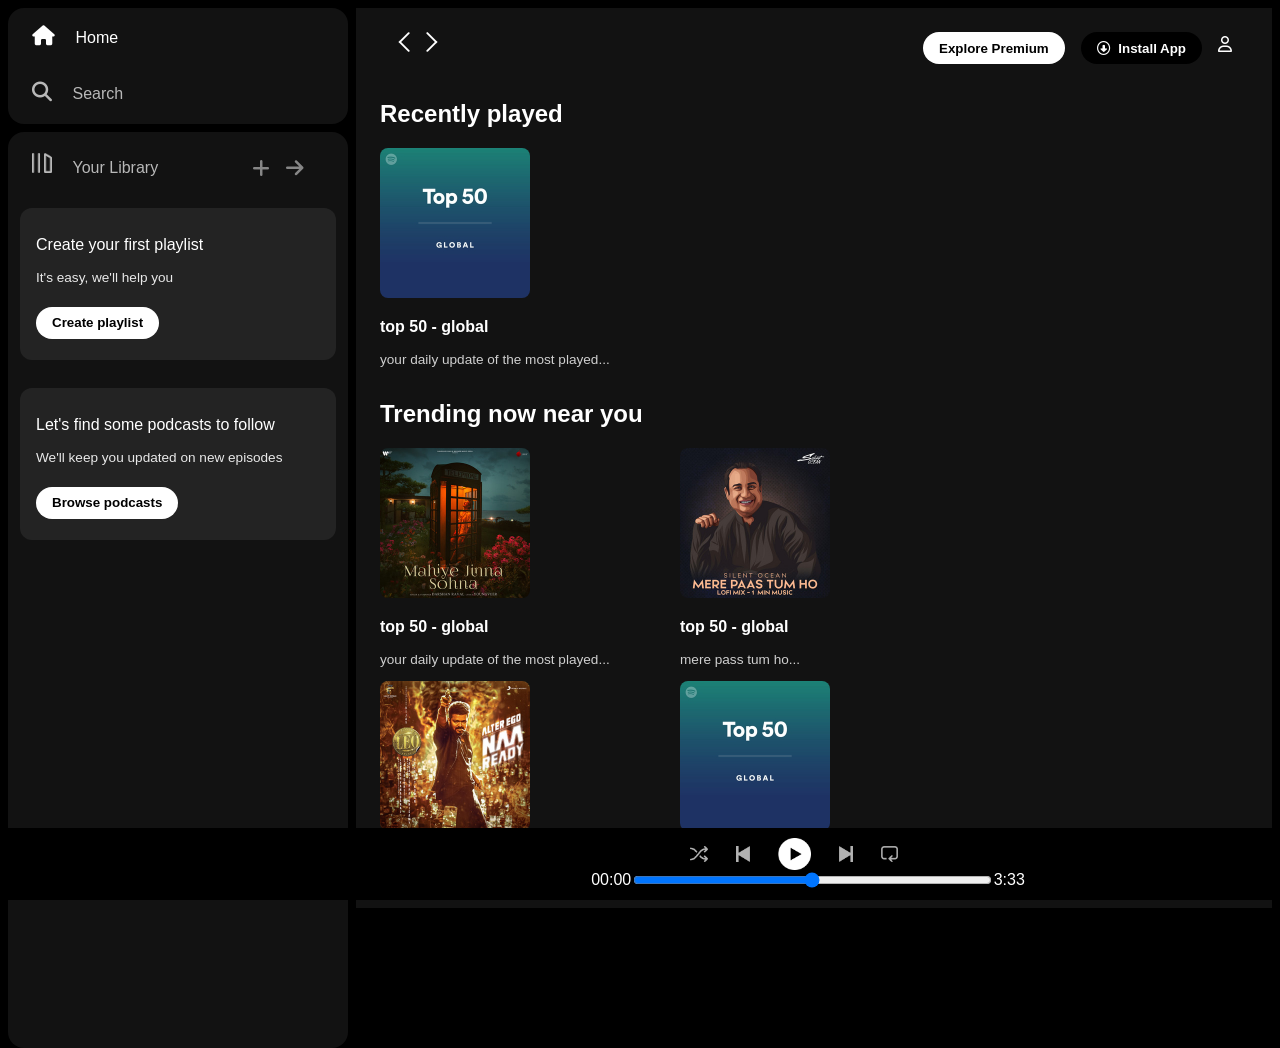
<file: index.html>
<!DOCTYPE html>
<html lang="en">
<head>
    <meta charset="UTF-8">
    <meta name="viewport" content="width=device-width, initial-scale=1.0">
    <link rel="preconnect" href="https://fonts.googleapis.com">
<link rel="preconnect" href="https://fonts.gstatic.com" crossorigin>
<link href="https://fonts.googleapis.com/css2?family=Montserrat:wght@300;400;500;600;700&display=swap" rel="stylesheet">
<link rel="stylesheet" href="style.css">
    <title>spotify-web player:everyone</title>
    <link rel="stylesheet"
href="https://cdnjs.cloudflare.com/ajax/libs/font-awesome/6.5.1/css/all.min.css">
</head>
<body>
    <div class="main">

    <div class="sidebar">
        <div class="nav">

            <div class="nav-option" style="opacity: 1;">
                <i class="fa-solid fa-house"></i>
                <a href="#">Home</a>
            </div>

            <div class="nav-option">
                <i class="fa-solid fa-magnifying-glass"></i>
                <a href="#">Search</a>
            </div>

        </div>

        <div class="library">
            <div class="options">

                <div class="lib-option nav-option">
                    <img src="./assets/library_icon.png">
                    <a href="#">Your Library</a>
                </div>

                <div class="icons">
                    <i class="fa-solid fa-plus"></i>
                    <i class="fa-solid fa-arrow-right"></i>
                </div>

            </div>
            <div class="lib-box">

    <div class="box">
        <p class="box-p1">Create your first playlist</p>
        <p class="box-p2">It's easy, we'll help you</p>
        <button class="badge">Create playlist</button>
    </div>

    <div class="box">
        <p class="box-p1">Let's find some podcasts to follow</p>
        <p class="box-p2">We'll keep you updated on new episodes</p>
        <button class="badge">Browse podcasts</button>
    </div>

</div>
</div>
</div>
   <div class="main-content">

    <div class="sticky-nav">

        <div class="sticky-nav-icons">
            <img src="./assets/backward_icon.png">
            <img src="./assets/forward_icon.png" class="hide">
        </div>

        <div class="sticky-nav-options">
            <button class="badge nav-item">Explore Premium</button>

            <button class="badge nav-item dark-badge">
                <i class="fa-regular fa-circle-down" style="margin-right: 5px;"></i>
                Install App
            </button>

            <i class="fa-regular fa-user nav-item"></i>
        </div>

    </div>

       <h2> Recently played</h2>
       <div class="card-container">
         <div class="cards">
            <img src="assets/card1img.jpeg" class="card-img">
            <p class="card-title">top 50 - global</p>
            <p class="card-info">your daily update of the most played...</p>
              
       </div>
    </div>
      <h2> Trending now near you</h2>
       <div class="card-container">
         <div class="cards">
            <img src="assets/card2img.jpeg" class="card-img">
            <p class="card-title">top 50 - global</p>
            <p class="card-info">your daily update of the most played...</p>
              
       </div>
          <div class="cards">
            <img src="assets/card3img.jpeg" class="card-img">
            <p class="card-title">top 50 - global</p>
            <p class="card-info">mere pass tum ho...</p>
              
       </div>
          <div class="cards">
            <img src="assets/card4img.jpeg" class="card-img">
            <p class="card-title">top 50 - global</p>
            <p class="card-info">Alter ego naa beady(vijay thalapathy)...</p>
              
       </div>
        <div class="cards">
            <img src="assets/card1img.jpeg" class="card-img">
            <p class="card-title">top 50 - global</p>
            <p class="card-info">your daily update of the most played...</p>
              
       </div>
          <div class="cards">
            <img src="assets/card3img.jpeg" class="card-img">
            <p class="card-title">top 50 - global</p>
            <p class="card-info">mere pass tum ho...</p>
              
       </div>
         
    </div>
      <h2> featured charts</h2>
       <div class="card-container">
         <div class="cards">
            <img src="assets/card5img.jpeg" class="card-img">
            <p class="card-title">top 50 - global</p>
            <p class="card-info">your daily update of the most played...</p>
              
       </div>
          <div class="cards">
            <img src="assets/card6img.jpeg" class="card-img">
            <p class="card-title">top songs - india</p>
            <p class="card-info">your daily update of the most played...</p>
              
       </div>
           <div class="cards">
            <img src="assets/card1img.jpeg" class="card-img">
            <p class="card-title">top 50 - global</p>
            <p class="card-info">your daily update of the most played...</p>
              
       </div>
        
    </div>
    <div class="footer">
        <div class="line"></div>
    </div>
 </div>

<div class="music-player">
    <div class="album"></div>
    <div class="player">
        <div class="player-controls">
            <img src="./assets/player_icon1.png" class="player-control-icon">
            <img src="./assets/player_icon2.png" class="player-control-icon">
            <img src="./assets/player_icon3.png" class="player-control-icon" style="opacity: 1;height: 2rem;">
            <img src="./assets/player_icon4.png" class="player-control-icon">
            <img src="./assets/player_icon5.png" class="player-control-icon">
        </div>
        <div class="playback-bar">
            <span class="curr-time">00:00</span>
            <input type="range" min="0" max="100" class="progress-bar" step="1">
            <span class="tot-time">3:33</span>
        </div>
    </div>
    <div class="music"></div>
</div>
        </div>
    
</body>
</html>
</file>
<file: style.css>
body {
    font-family: 'Monteserrat', sans-serif;
    margin: 0;
    background-color: #000;
    color: #fff;
    overflow: auto;
}
 .main {
    display: flex;
    height: 100vh;
    padding: 0.5rem;
 }

 .sidebar {
   background-color: #000;
   width: 340px;
   border-radius: 1rem;
   margin-right: 0.5rem;
 }

 .main-content {
   background-color: #121212;
   flex: 1;
   overflow: auto;
   padding: 0 1.5rem 0 1.5rem;
   overflow: auto;
 }

 .music-player {
   background-color:  black;
   position: fixed;
   bottom: 0;
   width: 100%;
   height: 72px;
 }

 a {
    text-decoration: none;
    color: #fff;
 }

 .nav {
    background-color: #121212;
    border-radius: 1rem;
    display: flex;
    flex-direction: column;
    justify-content: center;
    height: 100px;
    padding: 0.5rem 0.75rem;
 }

 .nav-option {
    line-height: 2.5rem;
    opacity: 0.7;
    padding: 0.5rem 0.75rem;
 }

 .nav-option:hover {
    opacity: 1;
 }

 .nav-option i {
    font-size: 1.25rem;

 }

 .nav-option a {
    font-size: 1rem;
    margin-left: 1rem;
 }

 .library {
    background-color: #121212;
    border-radius: 1rem;
    height: 100%;
    margin-top: 0.5rem;
    padding: 0.5rem 0.75rem;
 }

 .options {
    display: flex;
    justify-content: space-between;
    align-items: center;
 }

 .lib-option img {
    height: 1.25rem;
    width: 1.25rem;

 }

 .icons {
    font-size: 1.25rem;
    opacity: 0.7;
    margin-right: 1rem;
    display: flex;
 }

 .icons i {
    opacity: 0.7;
    margin-right: 1rem;  
 }

 .icons i:hover {
     opacity: 1;
 }

 .box {
    background-color: #232323;
    height: 8rem;
    border-radius: 0.75rem;
    margin: 0.75rem 0 1.75rem 0;
    padding: 0.75rem 1rem;
 }

 .box-pl {
    font-size: 1rem;
    font-weight: 500;
 }

 .box-p2 {
    font-size: 0.85rem;
    opacity: 0.9;
 }

 .badge {
    background-color: #fff;
    border: none;
    border-radius: 100px;
    padding: 0.25rem 1rem;
    font-weight: 700;
    margin-top: 0.5rem;
    height: 2rem;
    width: fit-content;
 }

 .dark-badge {
   background-color: #000;
   color: #fff;
 }

 .sticky-nav {
    position: sticky;
    top: 0;
    background-color: #121212;
    display: flex;
    justify-content: space-between;
    align-items: center;
    padding: 1rem 0 1rem 0;
    z-index: 10;
 }

 .sticky-nav-icons {
    margin-left: 0.75rem;
}

.sticky-nav-options {
    display: flex;
    justify-content: center;
    align-items: center;
}

.nav-item {
   margin-right: 1rem;
}

@media (max-width: 100px) {
   .hide{
      display: none;
   }
}

.card {
   border-radius: 0.5rem;
   padding: 1rem;
   display: flex;
    background-color: #232323;
     width: 150px;
     margin-left: 1.5rem;
     margin-top: 1rem;
    
}

.card-container {
   display: flex;
    flex-wrap: wrap;
   
     
   

}

.card-img {
   width: 50%;
   border-radius: 0.5rem;
   
}
    

.card-title {
   font-weight: 600;
}

.card-info {
   font-size: 0.85rem;
   opacity: 0.8;
}

.footer {
   height: 300px;
   display: flex;
   align-items: center;
   justify-content: center;

}

.line {
   width: 90%;
   height: 50%;
   border-top: 1px solid white;
   opacity: 0.4;

}

.music-player {
   display: flex;
   justify-content: space-between;
   align-items: center;

}

.album {
   width: 25%;
  
}

.player {
   width: 40%;
   
}

.controls {
   width: 25%;

}
  
.player-controls {
   display: flex;
   justify-content: center;
   align-items: center;

}
.player-control-icon {
   height: 1rem;
   margin-right: 1.75rem;
   opacity: 0.7;
}

.player-control-icon:hover {
   opacity: 1;

}

.playback-bar {
   display: flex;
   justify-content: center;
   align-items: center;
}

.progress-bar {
   width: 70%;
   cursor: pointer;

}
</file>
